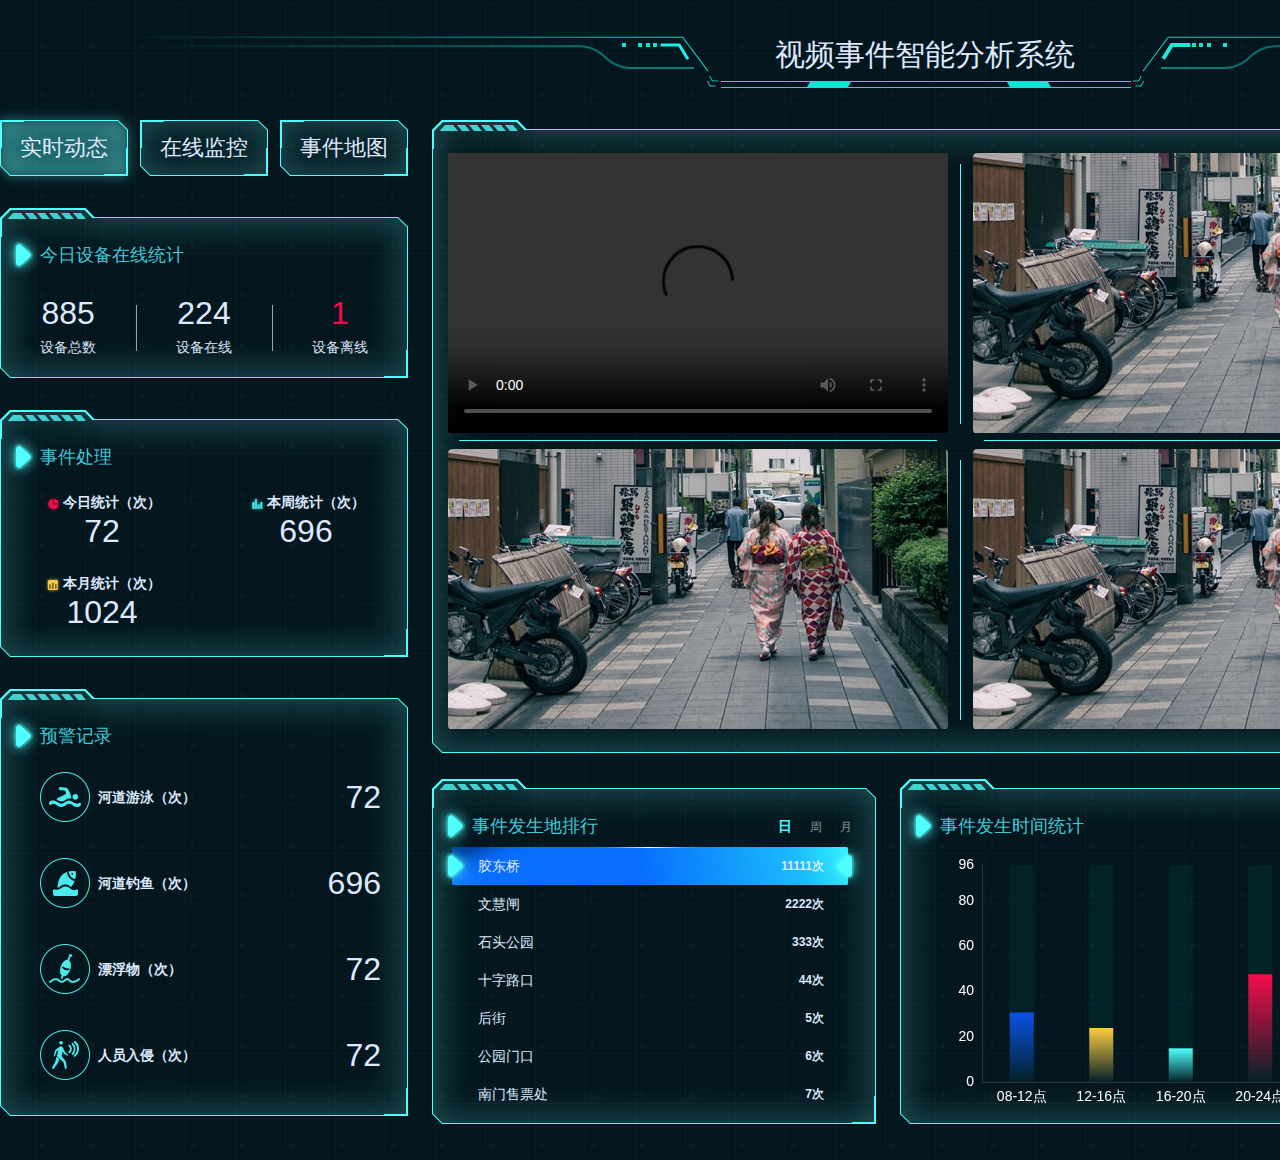
<file: index.html>
<!doctype html>
<html>
<head>
<meta http-equiv="X-UA-Compatible" content="IE=edge,chrome=1">
<meta http-equiv="content-type" content="text/html;charset=utf-8">
<meta content="always" name="referrer">
<title>视频事件智能分析系统</title>
<link rel="stylesheet" type="text/css" href="css/reset.css" />
<link rel="stylesheet" type="text/css" href="css/index.css" />
</head>

<body>
<!-- head -->
<div class="box headBox">
	<span>视频事件智能分析系统</span>
	<div class="timeBox">
    	<span>11:41:50</span><span>2020.10.30</span>
    </div>
</div>
<!-- head end -->


<div class="box clearfix">
	<!-- left -->
	<div class="leftBox">
    	<div class="navBox">
            <a class="li on" href="javascript:;"><span>实时动态</span></a>
            <a class="li" href="on_line.html"><span>在线监控</span></a>
            <a class="li" href="videomap1.html"><span>事件地图</span></a>
        </div>
        <div class="nrBox">
            <div class="head"></div>
            <dl class="room indexBox1">
            	<dt class="titleBox">今日设备在线统计</dt>
                <dd><span>885</span><span>设备总数</span></dd>
                <dd><span>224</span><span>设备在线</span></dd>
                <dd><span class="cRed">1</span><span>设备离线</span></dd>
            </dl>
            <div class="foot"></div>
        </div>
        <div class="nrBox">
            <div class="head"></div>
            <dl class="room indexBox2">
            	<dt class="titleBox">事件处理</dt>
                <dd>
                	<div><i class="ico ico1"></i><b>今日统计（次）</b></div>
                	<span>72</span>
                </dd>
                <dd>
                	<div><i class="ico ico2"></i><b>本周统计（次）</b></div>
                	<span>696</span>
                </dd>
                <dd>
                	<div><i class="ico ico3"></i><b>本月统计（次）</b></div>
                	<span>1024</span>
                </dd>
            </dl>
            <div class="foot"></div>
        </div>
        <div class="nrBox">
            <div class="head"></div>
            <dl class="room indexBox3">
            	<dt class="titleBox">预警记录</dt>
                <dd>
                	<div><i class="ico ico1"></i><b>河道游泳（次）</b></div>
                	<span>72</span>
                </dd>
                <dd>
                	<div><i class="ico ico2"></i><b>河道钓鱼（次）</b></div>
                	<span>696</span>
                </dd>
                <dd>
                	<div><i class="ico ico3"></i><b>漂浮物（次）</b></div>
                	<span>72</span>
                </dd>
                <dd>
                	<div><i class="ico ico4"></i><b>人员入侵（次）</b></div>
                	<span>72</span>
                </dd>
            </dl>
            <div class="foot"></div>
        </div>
    </div>
	<!-- center -->
	<div class="centerBox">
        <div class="nrBox">
            <div class="head"></div>
            <dl class="room indexBox4 clearfix">
                <dd>
                	<div>
                		<div><video controls>
  <source src=https://www.runoob.com/try/demo_source/movie.mp4" type="video/mp4">
  <source src=https://www.runoob.com/try/demo_source/movie.ogg" type="video/ogg">
  您的浏览器不支持 HTML5 video 标签。
</video></div>
                	</div>
                </dd>
                <dd>
                	<div>
                		<div><img src="images/yangtu11111111111.png" alt=""></div>
                	</div>
                </dd>
                <dd>
                	<div>
                		<div><img src="images/yangtu11111111111.png" alt=""></div>
                	</div>
                </dd>
                <dd>
                	<div>
                		<div><img src="images/yangtu11111111111.png" alt=""></div>
                	</div>
                </dd>
            </dl>
            <div class="foot"></div>
        </div>
        <div class="nrBox">
            <div class="head"></div>
            <dl class="room indexBox5 tabBox">
            	<dt class="titleBox">
                	<span>事件发生地排行</span>
                    <div class="tabs">
                    	<b class="cur">日</b>
                    	<b>周</b>
                    	<b>月</b>
                    </div>
                </dt>
                <dd class="tabList">
                	<!--日-->
                	<ul class="cur">
                		<li class="hover"><span>胶东桥</span><b>11111次</b></li>
                		<li><span>文慧闸</span><b>2222次</b></li>
                		<li><span>石头公园</span><b>333次</b></li>
                		<li><span>十字路口</span><b>44次</b></li>
                		<li><span>后街</span><b>5次</b></li>
                		<li><span>公园门口</span><b>6次</b></li>
                		<li><span>南门售票处</span><b>7次</b></li>
                	</ul>
                    <!--周-->
                	<ul>
                		<li class="hover"><span>胶东桥</span><b>777次</b></li>
                		<li><span>文慧闸</span><b>66次</b></li>
                		<li><span>石头公园</span><b>55次</b></li>
                		<li><span>十字路口</span><b>4次</b></li>
                		<li><span>后街</span><b>3次</b></li>
                		<li><span>公园门口</span><b>2次</b></li>
                		<li><span>南门售票处</span><b>1次</b></li>
                	</ul>
                    <!--月-->
                	<ul>
                		<li class="hover"><span>胶东桥</span><b>9999次</b></li>
                		<li><span>文慧闸</span><b>6666次</b></li>
                		<li><span>石头公园</span><b>3333次</b></li>
                		<li><span>十字路口</span><b>1111次</b></li>
                		<li><span>后街</span><b>222次</b></li>
                		<li><span>公园门口</span><b>444次</b></li>
                		<li><span>南门售票处</span><b>555次</b></li>
                	</ul>
                </dd>
            </dl>
            <div class="foot"></div>
        </div>
        <div class="nrBox">
            <div class="head"></div>
            <dl class="room indexBox6 tabBox">
            	<dt class="titleBox">
                	<span>事件发生时间统计</span>
                    <div class="tabs">
                    	<b class="cur">日</b>
                    	<b>周</b>
                    	<b>月</b>
                    </div>
                </dt>
                <dd id="eventTime"></dd>
            </dl>
            <div class="foot"></div>
        </div>
    </div>
	<!-- right -->
	<div class="rightBox">
    	<div class="nrBox">
            <div class="head"></div>
            <dl class="room indexBox7">
            	<dt class="titleBox">设备列表</dt>
                <dd class="list">
                	<dl>
                		<dt>凉水河管理处</dt>
                		<dd class="on">
                        	<span>胶东桥</span>
                            <div><b></b><i></i></div>
                        </dd>
                		<dd class="on open">
                        	<span>文慧闸</span>
                            <div><b></b><i></i></div>
                        </dd>
                		<dd>
                        	<span>石头公园</span>
                            <div><b></b><i></i></div>
                        </dd>
                	</dl>
                	<dl>
                		<dt>路北公路段</dt>
                		<dd class="on">
                        	<span>十字路口</span>
                            <div><b></b><i></i></div>
                        </dd>
                		<dd class="on">
                        	<span>后街</span>
                            <div><b></b><i></i></div>
                        </dd>
                		<dd class="on">
                        	<span>丁字路</span>
                            <div><b></b><i></i></div>
                        </dd>
                	</dl>
                	<dl>
                		<dt>人民公园</dt>
                		<dd>
                        	<span>公园门口</span>
                            <div><b></b><i></i></div>
                        </dd>
                		<dd>
                        	<span>中心广场</span>
                            <div><b></b><i></i></div>
                        </dd>
                		<dd class="on">
                        	<span>南门售票处</span>
                            <div><b></b><i></i></div>
                        </dd>
                	</dl>
                </dd>
            </dl>
            <div class="foot"></div>
        </div>
        <div class="nrBox">
            <div class="head"></div>
            <dl class="room indexBox8 tabBox">
            	<dt class="titleBox">
                	<span>事件类型占比</span>
                    <div class="tabs">
                    	<b class="cur">日</b>
                    	<b>周</b>
                    	<b>月</b>
                    </div>
                </dt>
                <dd id="eventType"></dd>
            </dl>
            <div class="foot"></div>
        </div>
    </div>
</div>
<script type="text/javascript" src="js/jquery.min.js"></script>
<script type="text/javascript" src="js/echarts.min.js"></script>
<script type="text/javascript" src="js/m.js"></script>
<script type="text/javascript">
$(document).ready(function(){
  $(".tabBox .tabs>*").click(function(){
	  if($(this).hasClass('cur')){ return false;}
	  var i=$(this).index();
	  $(this).addClass('cur').siblings().removeClass('cur');
	  $('.tabList>*:eq('+ i +')',$(this).closest('.tabBox')).addClass('cur').siblings().removeClass('cur');
  });
  $('.indexBox5 li').mouseenter(function(){
	  $(this).addClass('hover').siblings().removeClass('hover');
  })
  $('.indexBox5 ul').mouseout(function(){ $('.indexBox5 li:eq(0)').addClass('hover').siblings().removeClass('hover'); });
  
  //事件发生时间统计
var timeOption = {
	grid: {
		x: 82,
		y: 26,
		x2: 30,
		y2: 23
	},
    xAxis: {
        type: 'category',
        data: ['08-12点', '12-16点', '16-20点', '20-24点', '24-04点', '04-08点'],
        nameTextStyle:{color:'#fff'},
		splitLine:{show: false},
        axisLabel:{
            fontSize: 14 ,
            color:'#fff'
        },
		axisTick:{show:false}
    },
    yAxis: {
        type: 'value',
        max: function (value) {
            return Math.round(value.max/0.8);
        },
		splitLine:{show: false},
        axisLabel:{
            fontSize: 14 ,
            color:'#fff'
        },
		axisTick:{show:false}
    },
    series: [{
        data: [
			{value:120,itemStyle:{color:setColor('10,82,230')}},
			{value:213,itemStyle:{color:setColor('254,204,67')}},
			{value:150,itemStyle:{color:setColor('79, 255, 253')}},
			{value:80,itemStyle:{color:setColor('244, 12, 74')}},
			{value:70,itemStyle:{color:setColor('10, 82, 230')}},
			{value:110,itemStyle:{color:setColor('254, 204, 67')}}
		],
        type: 'bar',
		top:25,
		bottom:0,
		height:260,
        barWidth:24,
        showBackground: true,
        backgroundStyle: {
            color: 'rgba(0, 255, 227, 0.05)'
        }
    }]
};
  function setColor(c){
	return new echarts.graphic.LinearGradient(
		0, 0, 0, 1,
		[
			{offset: 0, color: 'rgba('+c+', 1)'},
			{offset: 1, color: 'rgba('+c+', 0)'}
		]
	)
  }
  function pushTimeData(index,ajaxData){
	  //index 0:天 1：周  2：月 ajaxData:数据
	  var data= ajaxData ? ajaxData : (function(){
		 console.log('没有收到数据，当前为假数据')
		 return index==0?[31,24,15,48,77,33]:index==1?[45,78,45,3,12,99]:[111,22,33,44,99,55];
	  })();
	  for(var i=0;i<data.length;i++){
		  timeOption.series[0].data[i].value=data[i];
	  }
	  var timeChart = echarts.init(document.getElementById('eventTime'));
	  timeChart.setOption(timeOption);
  }
  $('.centerBox .indexBox6 .tabs b').click(function(){
	  var index=$(this).index()
	  pushTimeData(index);//回调此函数 传两个参数 第一个类值（0：天，1：周，2：月），第二个为数组类型数据（['08-12点数值', '12-16点数值', '16-20点数值', '20-24点数值', '24-04点数值', '04-08点数值']）
  }).eq(0).click();
  
  
  //事件类型统计
var typeOption = {
	color:['#4FFFFD','#F40C4A','#0A52E6','#FECC43'],
    tooltip: {trigger: 'item',formatter: '{b}:{d}%'},
    legend: {orient:"horizontal",data:["游泳","人员入侵","钓鱼","漂浮物"],bottom:0,left:"center",itemWidth:16,itemHeight:16,selectedMode:false,icon:"circle",itemGap:24,textStyle:{color:"#fff",fontSize:16}},
    series: [{name:"事件类型占比",type:"pie",radius:["60%","70%"],avoidLabelOverlap:false,bottom:70,label:{show:false,position:"center"},emphasis:{label:{show:true,fontSize:"30",fontWeight:"bold"}},labelLine:{show:false},data:[{value:310,name:"游泳"},{value:234,name:"人员入侵"},{value:135,name:"钓鱼"},{value:1548,name:"漂浮物"}]}]
};
  function pushTypeData(index,ajaxData){
	  //index 0:天 1：周  2：月 ajaxData:数据
	  var data= ajaxData ? ajaxData : (function(){
		 console.log('没有收到数据，当前为假数据')
		 return index==0?[310,234,135,1548]:index==1?[45,78,454,773]:[4755,7577,1452,757];
	  })();
	  for(var i=0;i<data.length;i++){
		  typeOption.series[0].data[i].value=data[i];
	  }
	  var typeChart = echarts.init(document.getElementById('eventType'));
	  typeChart.setOption(typeOption);
  }
  $('.rightBox .tabs b').click(function(){
	  var index=$(this).index()
	  pushTypeData(index);//回调此函数 传两个参数 第一个类值（0：天，1：周，2：月），第二个为数组类型数据（[游泳数值,人员入侵数值,钓鱼数值,漂浮物数值]）
  }).eq(0).click();
});
</script>
</body>
</html>
</file>
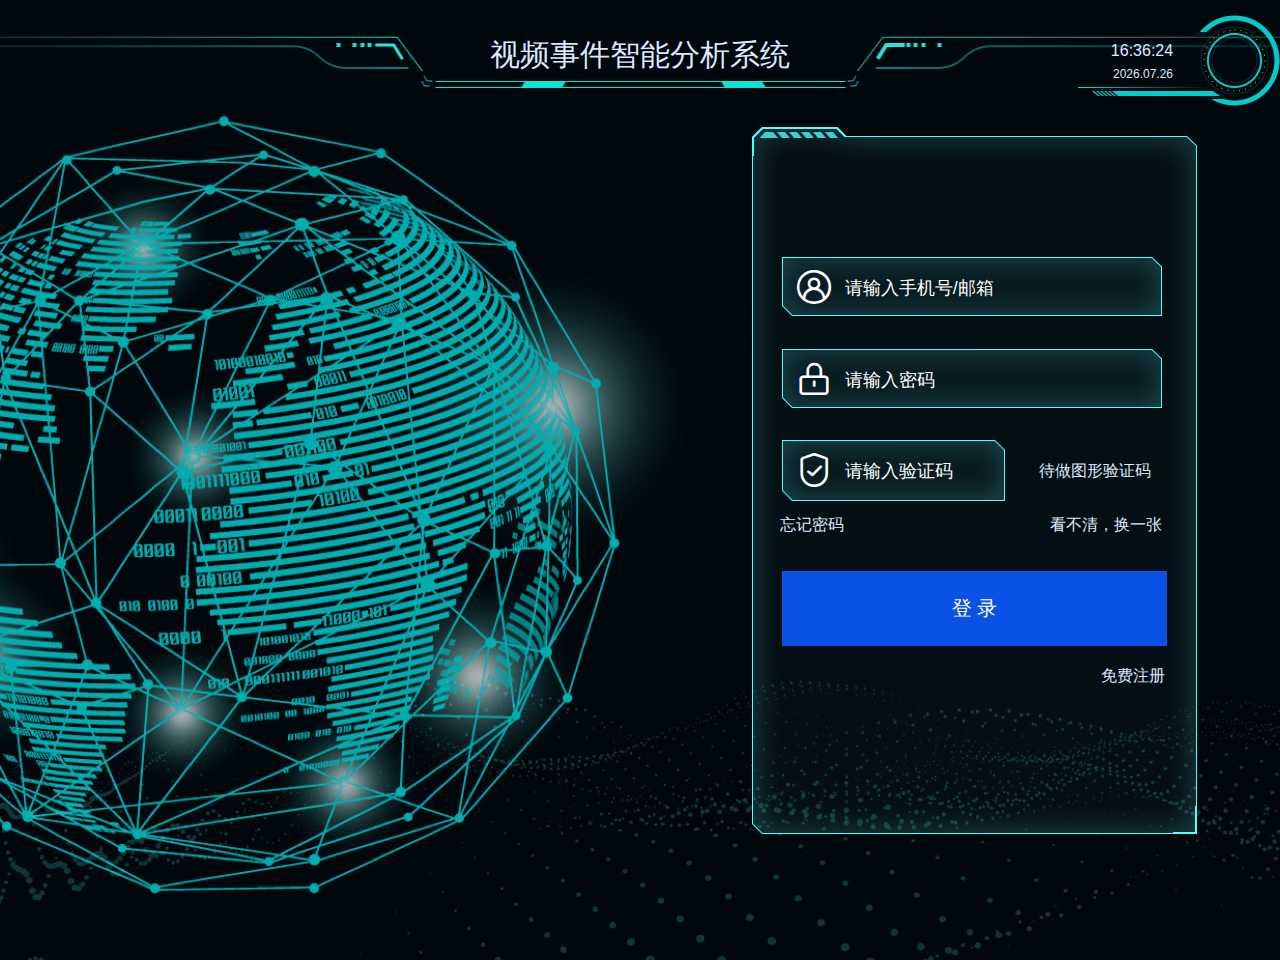
<file: login.html>
<!DOCTYPE html>
<html lang="en" style="height: 100%">
<head>
<meta charset="UTF-8">
<title>登录</title>
<link rel="stylesheet"  href="css/reset.css">
<link rel="stylesheet"  href="font/iconfont.css">
<style>
html,body{height: 100%;}
.bgimg{position:relative;width:100%;height:100%;min-width:1000px;min-height:960px;background:url("images/login_bg.jpg") no-repeat center center;}
.loginframe{position:absolute;top:50%;right:6.5%;width:445px;height:707px;margin:-353px 0 0 0;background:url("images/login_kuang.png");background-size:cover}
.loginframe li input{background:url("images/inputimg.png") no-repeat;width:383px;height:61px;border:0;padding-left:58px;color:white;font-size:20px;}
.loginframe .usernamebox{position:relative;width:353px;height:61px;top:130px;left:30px}
.loginframe .leftimg{width:57px;height:61px;position:absolute;z-index:5;font-size:40px;line-height:61px;padding-left:8px;left: 0;color:white}
.loginframe .passwordbox{position:relative;width:353px;height:61px;top:161px;left:30px}
.loginframe .verifybox{position:relative;width:224px;height:61px;top:191px;left:30px;}
.loginframe .verifybox input{background:url("images/inputimg_yzm.png") no-repeat;}
.loginframe .verifybox .verifycode{position:relative;width:120px;height:61px;top:-60px;left:253px;line-height: 60px;}
.loginframe .forgetpwd{position:relative;top:205px;left:-106px}
.loginframe .changecode{position:relative;top:205px;left:100px}
.loginframe .loginbtn{position:relative;top:240px;left:0;width:385px;height:75px;background:#0a52e6;color:white;font-size:20px;border:none;}
input::placeholder {font-size:18px;color:#fff;}
input.focus::placeholder{ color:#346A71;}
</style>
<script>
window.onload=function(){
	var inputs=document.querySelectorAll('input');
	for(var i=0;i<inputs.length;i++){
		inputs.item(i).onfocus=function(){ this.className='focus'; }
		inputs.item(i).onblur=function(){ this.className=''; }
	}
}
</script>
</head>
<body>
<div class="bgimg">
    <div class="box headBox">
        <span>视频事件智能分析系统</span>
        <div class="timeBox">
            <span>11:41:50</span><span>2020.10.30</span>
        </div>
    </div>
    <div class="loginframe">
        <ul>
            <li>
                <div class="usernamebox">
                    <i class="iconfont leftimg">&#xe682;</i>
                    <input value="" placeholder=" 请输入手机号/邮箱" class="username" >
                </div>
            </li>
            <li>
                <div class="passwordbox">
                    <i class="iconfont leftimg">&#xe676;</i>
                    <input value="" placeholder=" 请输入密码" class="username" >
                </div>
            </li>
            <li>
                <div class="verifybox" style="width: 224px;">
                    <i class="iconfont leftimg">&#xe67d;</i>
                    <input value="" placeholder=" 请输入验证码" style="width: 224px; background-size: 100% 100%" class="verifyinput" >
                    <div class="verifycode"><a href="图形验证码待做">待做图形验证码</a></div>
                </div>
            </li>
            <li><a href="#" class="forgetpwd">忘记密码</a><a href="#" class="changecode">看不清，换一张</a></li>
            <li><button class="loginbtn" type="button" value="登录">登&nbsp;录</button></li>
            <li><a href="#" style="position: relative; top: 260px; left: 159px;">免费注册</a></li>
        </ul>
    </div>
</div>
<script type="text/javascript" src="js/jquery.min.js"></script>
<script type="text/javascript" src="js/m.js"></script>
</body>
</html>
</file>
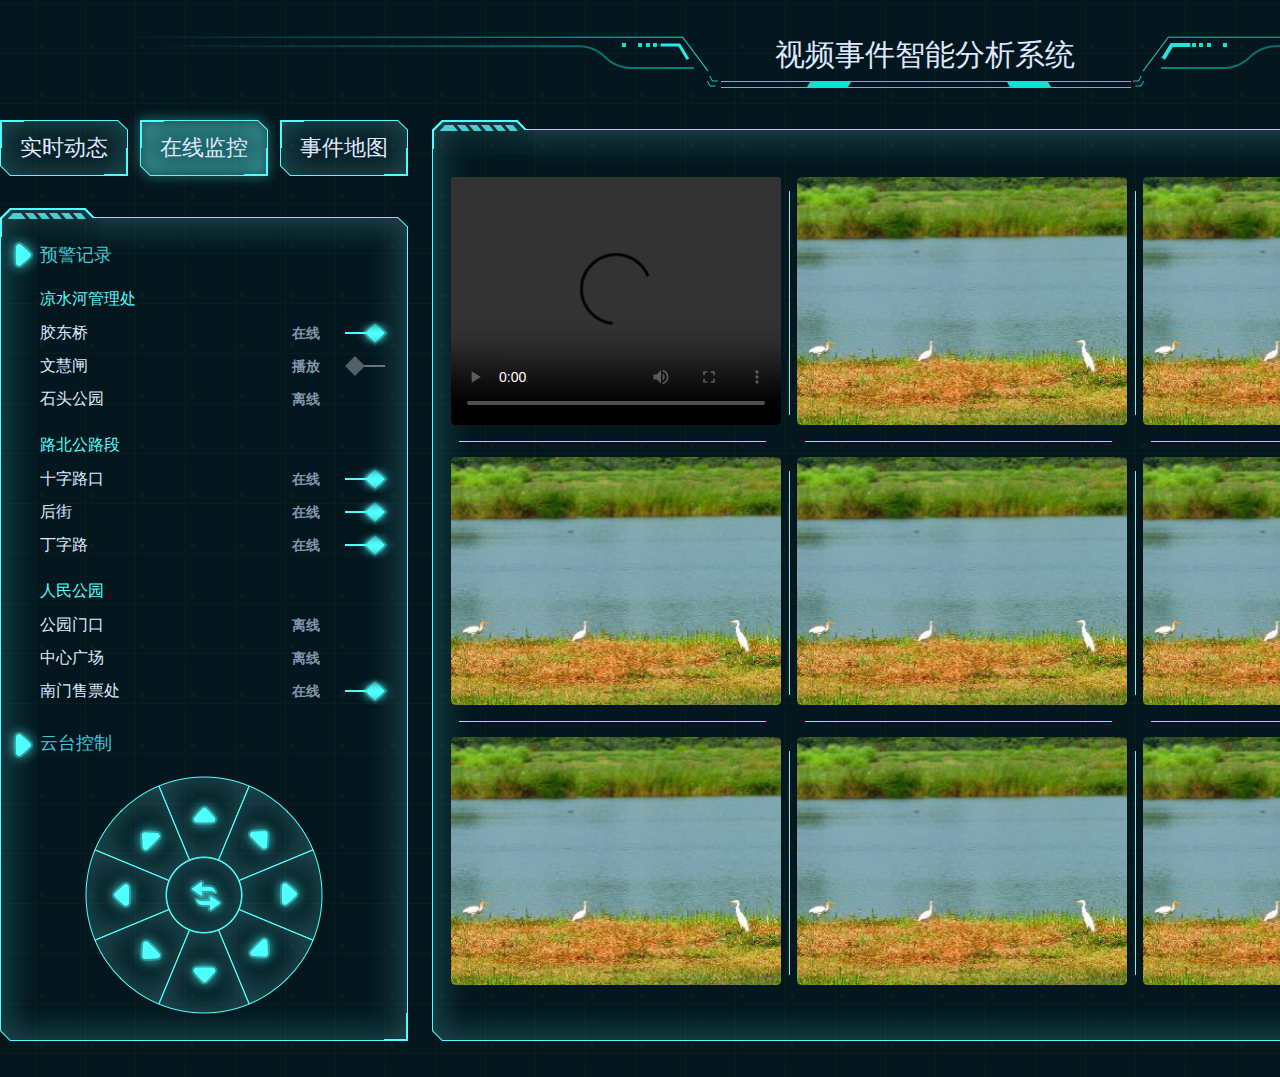
<file: on_line.html>
<!doctype html>
<html>
<head>
<meta http-equiv="X-UA-Compatible" content="IE=edge,chrome=1">
<meta http-equiv="content-type" content="text/html;charset=utf-8">
<meta content="always" name="referrer">
<title>视频事件智能分析系统</title>
<link rel="stylesheet" type="text/css" href="css/reset.css" />
<link rel="stylesheet" type="text/css" href="css/index.css" />
</head>

<body>
<!-- head -->
<div class="box headBox">
	<span>视频事件智能分析系统</span>
	<div class="timeBox">
    	<span>11:41:50</span><span>2020.10.30</span>
    </div>
</div>
<!-- head end -->


<div class="box clearfix onLine">
	<!-- left -->
	<div class="leftBox">
    	<div class="navBox">
            <a class="li" href="index.html"><span>实时动态</span></a>
            <a class="li on" href="javascript:;"><span>在线监控</span></a>
            <a class="li" href="videomap1.html"><span>事件地图</span></a>
        </div>
        <div class="nrBox">
            <div class="head"></div>
            <dl class="room indexBox7">
            	<dt class="titleBox">预警记录</dt>
                <dd class="list">
                	<dl>
                		<dt>凉水河管理处</dt>
                		<dd class="on">
                        	<span>胶东桥</span>
                            <div><b></b><i></i></div>
                        </dd>
                		<dd class="on open">
                        	<span>文慧闸</span>
                            <div><b></b><i></i></div>
                        </dd>
                		<dd>
                        	<span>石头公园</span>
                            <div><b></b><i></i></div>
                        </dd>
                	</dl>
                	<dl>
                		<dt>路北公路段</dt>
                		<dd class="on">
                        	<span>十字路口</span>
                            <div><b></b><i></i></div>
                        </dd>
                		<dd class="on">
                        	<span>后街</span>
                            <div><b></b><i></i></div>
                        </dd>
                		<dd class="on">
                        	<span>丁字路</span>
                            <div><b></b><i></i></div>
                        </dd>
                	</dl>
                	<dl>
                		<dt>人民公园</dt>
                		<dd>
                        	<span>公园门口</span>
                            <div><b></b><i></i></div>
                        </dd>
                		<dd>
                        	<span>中心广场</span>
                            <div><b></b><i></i></div>
                        </dd>
                		<dd class="on">
                        	<span>南门售票处</span>
                            <div><b></b><i></i></div>
                        </dd>
                	</dl>
                </dd>
            	<dt class="titleBox ytkzTitle">云台控制</dt>
                <dd class="ytkzBox">
                	<div>
                    	<a href="javascript:;" class="change"></a>
                    	<a href="javascript:;" class="toL"></a>
                    	<a href="javascript:;" class="toLT"></a>
                    	<a href="javascript:;" class="toT"></a>
                    	<a href="javascript:;" class="toRT"></a>
                    	<a href="javascript:;" class="toR"></a>
                    	<a href="javascript:;" class="toRB"></a>
                    	<a href="javascript:;" class="toB"></a>
                    	<a href="javascript:;" class="toLB"></a>
                    </div>
                </dd>
            </dl>
            <div class="foot"></div>
        </div>
    </div>
	<!-- center -->
	<div class="centerBox">
        <div class="nrBox">
            <div class="head"></div>
            <dl class="room indexBox4 clearfix">
                <dd>
                	<div>
                		<div><video controls>
  <source src=https://www.runoob.com/try/demo_source/movie.mp4" type="video/mp4">
  <source src=https://www.runoob.com/try/demo_source/movie.ogg" type="video/ogg">
  您的浏览器不支持 HTML5 video 标签。
</video></div>
                	</div>
                </dd>
                <dd>
                	<div>
                		<div><img src="images/yangtu44444.png" alt=""></div>
                	</div>
                </dd>
                <dd>
                	<div>
                		<div><img src="images/yangtu44444.png" alt=""></div>
                	</div>
                </dd>
                <dd>
                	<div>
                		<div><img src="images/yangtu44444.png" alt=""></div>
                	</div>
                </dd>
                <dd>
                	<div>
                		<div><img src="images/yangtu44444.png" alt=""></div>
                	</div>
                </dd>
                <dd>
                	<div>
                		<div><img src="images/yangtu44444.png" alt=""></div>
                	</div>
                </dd>
                <dd>
                	<div>
                		<div><img src="images/yangtu44444.png" alt=""></div>
                	</div>
                </dd>
                <dd>
                	<div>
                		<div><img src="images/yangtu44444.png" alt=""></div>
                	</div>
                </dd>
                <dd>
                	<div>
                		<div><img src="images/yangtu44444.png" alt=""></div>
                	</div>
                </dd>
            </dl>
            <div class="foot"></div>
        </div>
    </div>
	<!-- right -->
	<div class="rightBox">
    	<div class="nrBox">
            <div class="head"></div>
            <dl class="room indexBox7">
            	<dt class="titleBox">设备信息</dt>
                <dd>
                	<p>
                    	设备名称：摄像头<br>
                        联系人：桂兴<br>
						电话：010-95588<br>
						<span class="c4FFFFD">地图位置</span><br>
					</p>
                    <div class="map">
               	    <img src="images/on_line_map.jpg"  alt=""/>
                    </div>
            	</dd>
            	<dt class="titleBox yj">预警记录</dt>
                <dd>
                	<ul>
                		<li><span>河道漂浮物</span><b>2020-10-12 19:30:59</b></li>
                		<li><span>河道漂浮物</span><b>2020-10-12 19:30:59</b></li>
                		<li><span>河道漂浮物</span><b>2020-10-12 19:30:59</b></li>
                		<li><span>河道漂浮物</span><b>2020-10-12 19:30:59</b></li>
                		<li><span>河道漂浮物</span><b>2020-10-12 19:30:59</b></li>
                		<li><span>河道漂浮物</span><b>2020-10-12 19:30:59</b></li>
                		<li><span>河道漂浮物</span><b>2020-10-12 19:30:59</b></li>
                		<li><span>河道漂浮物</span><b>2020-10-12 19:30:59</b></li>
                		<li><span>河道漂浮物</span><b>2020-10-12 19:30:59</b></li>
                		<li><span>河道漂浮物</span><b>2020-10-12 19:30:59</b></li>
                		<li><span>河道漂浮物</span><b>2020-10-12 19:30:59</b></li>
                		<li><span>河道漂浮物</span><b>2020-10-12 19:30:59</b></li>
                		<li><span>河道漂浮物</span><b>2020-10-12 19:30:59</b></li>
                		<li><span>河道漂浮物</span><b>2020-10-12 19:30:59</b></li>
                	</ul>
               	</dd>
            </dl>
            <div class="foot"></div>
        </div>
    </div>
</div>
<script type="text/javascript" src="js/jquery.min.js"></script>
<script type="text/javascript" src="js/m.js"></script>
<script type="text/javascript">
$(document).ready(function(){
  $(".tabBox .tabs>*").click(function(){
	  if($(this).hasClass('cur')){ return false;}
	  var i=$(this).index();
	  $(this).addClass('cur').siblings().removeClass('cur');
	  $('.tabList>*:eq('+ i +')',$(this).closest('.tabBox')).addClass('cur').siblings().removeClass('cur');
  });
  $('.indexBox5 li').mouseenter(function(){
	  $(this).addClass('hover').siblings().removeClass('hover');
  })
  $('.indexBox5 ul').mouseout(function(){ $('.indexBox5 li:eq(0)').addClass('hover').siblings().removeClass('hover'); });
});
</script>
</body>
</html>
</file>
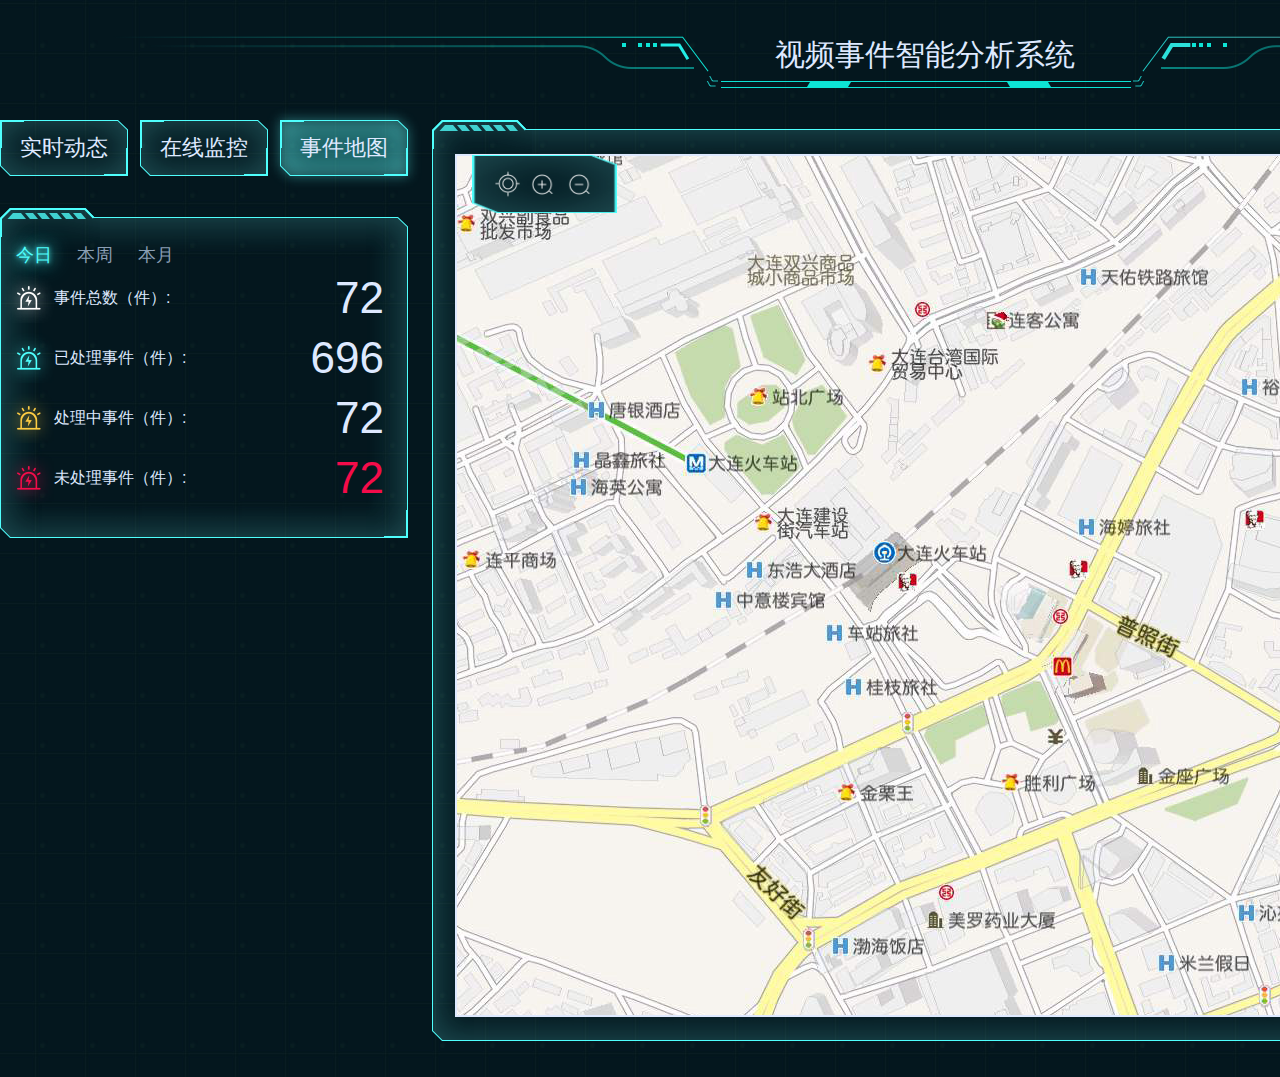
<file: videomap1.html>
<!doctype html>
<html>
<head>
    <meta http-equiv="X-UA-Compatible" content="IE=edge,chrome=1">
    <meta http-equiv="content-type" content="text/html;charset=utf-8">
    <meta content="always" name="referrer">
    <title>视频事件智能分析系统</title>
    <link rel="stylesheet" type="text/css" href="css/reset.css" />
    <link rel="stylesheet" type="text/css" href="css/index.css" />
    <script type="text/javascript" src="http://api.map.baidu.com/api?v=3.0&ak=77Lbo0zEDX5vPuy0ijnFBELqthQPPBSh"></script>
</head>

<body>
<!-- head -->
<div class="box headBox">
    <span>视频事件智能分析系统</span>
    <div class="timeBox">
        <span>11:41:50</span><span>2020.10.30</span>
    </div>
</div>
<!-- head end -->
<div class="box clearfix eventMap">
    <!-- left -->
    <div class="leftBox">
        <div class="navBox" >
            <a class="li" href="index.html"><span>实时动态</span></a>
            <a class="li" href="on_line.html"><span>在线监控</span></a>
            <a class="li on" href="javascript:;"><span>事件地图</span></a>
        </div>

        <div class="nrBox">
            <div class="head"></div>
            <dl class="room indexBox10">
                <dt class="titleBox">
                    <a href="javascript:;" class="on">今日</a>
                    <a href="javascript:;">本周</a>
                    <a href="javascript:;">本月</a>
                </dt>
                <dd>
                    <div><div class="eventicon icontotal"></div><b>事件总数（件）:</b></div>
                    <span>72</span>
                </dd>
                <dd>
                    <div><div class="eventicon iconprocessed"></div><b>已处理事件（件）:</b></div>
                    <span>696</span>
                </dd>
                <dd>
                    <div><div class="eventicon iconprocessing"></div><b>处理中事件（件）:</b></div>
                    <span>72</span>
                </dd>
                <dd>
                    <div><div class="eventicon iconnotprocess"></div><b>未处理事件（件）:</b></div>
                    <span class="red">72</span>
                </dd>
            </dl>
            <div class="foot"></div>
        </div>



    </div>
    <div class="nrBox mapbigbox" >
        <div class="head"></div>
        <div class="room">
            <div class="maptool">
                <a class="location"></a>
                <a class="enlarge"></a>
                <a class="minify"></a>
            </div>
            <div class="mapsmallbox" id="mapsmallbox"></div>
            <div id="monitorequipment" class="monitorequipment" style="display: none"><span>监控设备</span><span>18600074541</span></div>
        </div>
        <div class="foot"></div>
    </div>
    <!-- center -->
    <div class="center"></div>
    <!-- right -->
    <div class="right"></div>
</div>
<div id="eventdetail" style="display: none" class="nrBox eventbigdetail" >
    <div class="head"></div>
    <img src="images/guanbi.png" class="closeBtn" onclick="closeEventDetail()" >
    <div class="eventdetail">
        <div class="eventicon"></div>
        <span class="eventdetailtitle">事件详情</span>
        <div class="eventdetailperson">
            <img src="images/person.jpg" class="headICO">
            <div class="eventdetailpersoninfo">
                <span class="tel">18600074541</span>
                <div class="ob">
                    <a href="javascript:;">市民</a>
                    <img src="images/shipin.png" class="toV">
                    <img src="images/yuyin.png" class="toT">
                </div>
                <span class="time">2018-11-12 13:55:01</span>
            </div>
        </div>
        <div class="eventdetailinfo">
            <dl>
                <dd>事件编号</dd>
                <dd>事件类型</dd>
                <dd>事件等级</dd>
                <dd>事件状态</dd>
            </dl>
            <dl>
                <dd>XPZ189656110</dd>
                <dd>火灾</dd>
                <dd>Ⅰ级别（特大）</dd>
                <dd style="color: #a48c38">处理中</dd>
            </dl>
        </div>
        <img src="images/test.jpg" class="newsImg">
    </div>

    <div class="eventprocesspercent">
        <div class="eventicon"></div>
        <span class="eventprocesspercenttitle">处理进度</span>
        <div class="eventprocesspercentbody">
            <dl>
                <dd>
                    <div class="box1">
                        <span>10.21</span>
                        <span>11:12:23</span>
                    </div>
                    <div class="box2">
                        <h3>事件类型</h3>
                        <h3>受理中</h3>
                        <div class="shouliImgList">
                            <div><img src="images/tu111.jpg"><span></span></div>
                            <div><img src="images/tu111.jpg" alt=""><span></span></div>
                            <div class="addNum"><img src="images/tu111.jpg" alt=""><span>+2</span></div>
                        </div>
                    </div>
                </dd>
                <dd>
                    <div class="box1">
                        <h3>10.21</h3>
                        <h3>11:12:23</h3>
                    </div>

                    <div class="box2">
                        <h3>进度项4</h3>
                        <h3>已处理 处理说明：被说明人均为直接人勿需签字，间接人员需签字确认</h3>
                    </div>
                </dd>
                <dd>
                    <div class="box1">
                        <h3>10.21</h3>
                        <h3>11:12:23</h3>
                    </div>

                    <div class="box2">
                        <h3>进度项4</h3>
                        <h3>已处理</h3>
                    </div>
                </dd>
                <dd>
                    <div class="box1">
                        <h3>10.21</h3>
                        <h3>11:12:23</h3>
                    </div>

                    <div class="box2">
                        <h3>进度项2</h3>
                        <h3>已处理 处理说明：事业很不稳定又要把大量的时间和精力放到工作上</h3>
                    </div>
                </dd>

            </dl>
        </div>
    </div>

    <div class="foot"></div>
</div>
<div id="unprocessed" style="display: none"  class="nrBox unprocessed">
    <div class="head"></div>
    <img src="images/guanbi.png" style="z-index: 7" class="closeBtn" onclick="closeUnprocessed()" >
    <dl class="room">
        <dt class="titleBox">
            <span>未处理</span>
        </dt>
        <dd><span>事件编号</span><span style="">XPZ189656110</span></dd>
        <dd><span>事件类型</span><span>火灾</span></dd>
        <dd><span>事件等级</span><span>I级别（特大）</span></dd>
        <dd><span>事件地点</span><span>长沙市创谷广告产业园</span></dd>
        <dd class="box"><a href="javascript:;" onclick="closeUnprocessed()" >事件地点</a></dd>
    </dl>
    <div class="foot"></div>
</div>

<script type="text/javascript" src="js/jquery.min.js"></script>
<script type="text/javascript" src="js/m.js"></script>
<script type="text/javascript" src="js/divmove.js"></script>
</body>
<script type="text/javascript">
var map = new BMap.Map("mapsmallbox"); // 创建地图实例
var point = new BMap.Point(116.404, 39.915); // 创建中心点坐标
map.centerAndZoom(point, 15);
map.enableScrollWheelZoom(true);     //开启鼠标滚轮缩放

var weichuli = new BMap.Icon("./images/weichuli_shi.png", new BMap.Size(48, 48), {
  imageOffset: new BMap.Size(0, 0)   // 设置图片偏移
});

// 创建标注对象并添加到地图
var weichulimarker = new BMap.Marker(point, {icon: weichuli});
map.addOverlay(weichulimarker);

weichulimarker.enableDragging();
weichulimarker.addEventListener("click", function(){
  document.getElementById('unprocessed').style.display="block";
  document.getElementById('eventdetail').style.display="none";
  document.getElementById('monitorequipment').style.display="block";
})

var yichuli = new BMap.Icon("./images/yichuli_shi.png", new BMap.Size(48, 48), {
  imageOffset: new BMap.Size(0, 0)   // 设置图片偏移
});
// 创建标注对象并添加到地图
var yichulimarker = new BMap.Marker(new BMap.Point(116.386878,39.913496), {icon: yichuli});
// 创建标注对象并添加到地图
map.addOverlay(yichulimarker);

yichulimarker.enableDragging();
yichulimarker.addEventListener("click", function(){
  document.getElementById('eventdetail').style.display="block";
  document.getElementById('monitorequipment').style.display="block";
  document.getElementById('unprocessed').style.display="none";
})

function closeEventDetail() {
  document.getElementById('eventdetail').style.display="none";
  document.getElementById('monitorequipment').style.display="none";
}
function closeUnprocessed(){
  document.getElementById('unprocessed').style.display="none";
  document.getElementById('monitorequipment').style.display="none";
}
function infoboxclose() {
  document.getElementById('unprocessed').style.display="none";
  document.getElementById('monitorequipment').style.display="none";
}
</script>
</html>
</file>
<file: css/index.css>
@charset "utf-8";
.leftBox,.centerBox,.rightBox{float:left;width:408px;margin-left:0;}
.centerBox{width:1057px;margin-left:24px;}
.rightBox{width:335px;margin-left: 24px;}
.leftBox>div+div,.rightBox>div+div{margin-top: 32px;}
.leftBox .titleBox,.centerBox .titleBox,.rightBox .titleBox{padding-top: 34px;}
.leftBox .titleBox:after,.centerBox .titleBox:after,.rightBox .titleBox:after{top:16px;}
.centerBox .nrBox{float: left;}
.centerBox .nrBox+.nrBox{margin-top: 26px;width:444px;}
.centerBox .nrBox+.nrBox+.nrBox{width:589px;margin-left:24px;}

.indexBox1{padding-bottom: 19px;}
.indexBox1 .titleBox,.indexBox2 .titleBox,.indexBox3 .titleBox{padding-bottom:23px;}
.indexBox1 dd{position: relative;display: inline-block;width:33.3%;}
.indexBox1 dd span{display: block;font-size:32px;line-height: 44px;}
.indexBox1 dd span+span{font-size:14px;line-height:24px;color: #d7e2f7;}
.indexBox1 dd+dd:after{content:'';position: absolute;left:0;top: 14px;width:1px;height:46px;background-color: #9ba5a7;}
.indexBox2{ text-align:left;padding-bottom: 2px;}
.indexBox2 dd{position: relative;display: inline-block;width:50%;text-align: center;padding-bottom: 24px;}
.indexBox2 b{display: inline-block;vertical-align: middle;font-size: 14px;}
.indexBox2 span{font-size: 32px;}
.indexBox2 .ico{display: inline-block;vertical-align: middle;width:20px;height:20px;background:url(../images/ico_data.png) no-repeat -66px 1px; background-size:333px;}
.indexBox2 .ico2{background-position: -43px 1px;}
.indexBox2 .ico3{background-position: -90px 1px;}

.indexBox3{ text-align:left;padding-bottom:36px;}
.indexBox3 dd{padding-left: 40px;line-height: 50px; overflow: hidden;}
.indexBox3 dd+dd{padding-top: 36px;}
.indexBox3 div{float: left;}
.indexBox3 div>i{display: inline-block;width: 50px;height: 50px;vertical-align: middle;background:url(../images/ico_data.png) no-repeat 0 -65px;}
.indexBox3 div>b{display: inline-block;vertical-align: middle;margin-left: 8px;font-size:14px;}
.indexBox3 span{float: right;margin-right: 27px;font-size:32px;}
.indexBox3 .ico1{background-position: 0 -65px;}
.indexBox3 .ico2{background-position: 0 -175px;}
.indexBox3 .ico3{background-position: 0 -230px;}
.indexBox3 .ico4{background-position: 0 -120px;}

.indexBox4{padding:17px 0 24px 3px;}
.indexBox4 dd{float: left;padding:16px 12px 0 13px;position: relative;}
.indexBox4 dd+dd:after{content:'';width:1px;height:260px;background-color:#4FFFFD;position: absolute;left: 0;top: 27px;}
.indexBox4 dd+dd+dd:after,.indexBox4 dd+dd+dd+dd:before{content:'';width:478px;height:1px;background-color:#4FFFFD;position: absolute;left:24px;top:7px;}
.indexBox4 dd+dd+dd+dd:after{content:'';width:1px;height:260px;background-color:#4FFFFD;position: absolute;left: 0;top: 27px;}
.indexBox4 dd>div{width:500px;height:280px;overflow: hidden;border-radius: 2px;}
.indexBox4 dd>div img,.indexBox4 dd>div video{width:500px;height:280px;background:rgba(255,255,255,0.2);}/*视频样式待补*/

.indexBox5 dd{padding-bottom: 11px;}
.indexBox5 .titleBox{padding-bottom: 8px;}
.indexBox5 ul{padding-left:21px;display: none;}
.indexBox5 ul.cur{display: block;}
.indexBox5 li{position: relative;width:396px;line-height: 38px;height: 38px;}
.indexBox5 li>span{float: left;padding-left: 25px;font-size: 14px;position: relative;z-index: 1;}
.indexBox5 li>b{float: right;padding-right: 25px;font-size: 12px;position: relative;z-index: 1;}
.indexBox5 li.hover:after{content:'';position: absolute;left:-21px;top:-6px;width:436px;height:50px;background:url(../images/list_hover.png) no-repeat 0 0;}

.indexBox6{height:345px;}
.indexBox6>dd{width: 589px;height: 266px;}

.indexBox7{padding-bottom: 19px;}
.indexBox7 .titleBox{padding-bottom:18px;}
.indexBox7 .list{padding-left: 40px;}
.indexBox7 .list dl+dl{margin-top: 16px;}
.indexBox7 .list dt{font-size:16px;line-height:26px;color:#4FFFFD;text-align:left;margin-bottom: 5px;}
.indexBox7 .list dd{height:33px;}
.indexBox7 .list dd span{display: inline;float: left;font-size:16px;line-height: 32px;color:#DEE9FF;}
.indexBox7 .list dd div{position: relative;display:inline;float: right;width: 116px;text-align:left;}
.indexBox7 .list b{display: inline-block;color:#8196AC;font-size:14px;line-height: 32px;vertical-align: middle;}
.indexBox7 .list b:after{content:'离线';}
.indexBox7 .list i{display:none;}
.indexBox7 .on b:after{content:'在线';}
.indexBox7 .on i{position: relative;display: inline-block;width:50px;height:30px;overflow: hidden;vertical-align: middle;margin-left: 25px;}
.indexBox7 .on i:after{content:'';position: absolute;left:0;top:-7px;width: 52px;height: 44px;background:url(../images/ico_data.png) no-repeat -170px 0; cursor: pointer;}
.indexBox7 .on.open b:after{content:'播放';}
.indexBox7 .on.open i:after{background-position: -227px 0;}

.indexBox8{height:453px;}
.indexBox8>dd{width:335px;height: 375px;}


/*----online---*/
.onLine .indexBox7 {padding-bottom:27px;}
.onLine .ytkzTitle{padding-top: 22px;padding-bottom: 20px;}
.onLine .ytkzTitle:after{top:6px;}
.onLine .ytkzBox{text-align: center;}
.onLine .ytkzBox div{position: relative;margin:0 auto;width: 238px;height: 238px;background:url(../images/ytkz_bg.png) no-repeat 0 0;}
.ytkzBox a{position: absolute;display:inline-block;background:url(../images/ico_data.png) no-repeat;width:50px;height:50px; border-radius: 20px;}
.ytkzBox .change{top:38.5%;left: 38.5%; width: 58px;height: 56px;background-position:-65px -35px;}
.ytkzBox .toL{top:39%;left:5%; background-position:-55px -205px;}
.ytkzBox .toLT{top:16%;left:17%; background-position:-55px -260px;}
.ytkzBox .toT{top:6.5%;left:40%; background-position:0 -285px;}
.ytkzBox .toRT{top:16%;left:62.5%; background-position:0 -340px;}
.ytkzBox .toR{top:39%;left:75%; background-position:0 -395px;}
.ytkzBox .toRB{top:62%;left:62.5%; background-position:0 -450px;}
.ytkzBox .toB{top:72.2%;left:40%; background-position:-55px -95px;}
.ytkzBox .toLB{top:62%;left:17%; background-position:-55px -150px;}
.onLine .indexBox4{padding-top: 25px;padding-bottom: 56px;}
.onLine .indexBox4 dd {padding:32px 0px 0 16px;}
.onLine .indexBox4 dd>div{position: relative;width:330px;height: 248px;border-radius: 4px;}
.onLine .indexBox4 dd>div:hover{box-shadow:0px 0px 10px 5px rgba(79, 255, 253, 0.4);}
.onLine .indexBox4 dd>div img,.onLine .indexBox4 dd>div video{width:330px;height: 248px;background:rgba(255,255,255,0.2);}
.onLine .indexBox4 dd:after{content:'';width:1px;height:224px;background-color:#4FFFFD;position: absolute;left:8px;top:46px;}
.onLine .indexBox4 dd:before{width: 307px;top:16px;}
.onLine .indexBox4 dd:nth-child(3n+1):after{visibility: hidden;}
.onLine .rightBox .indexBox7 p{font-size:16px;line-height:34px;text-align: left; padding-left: 40px;}
.onLine .rightBox .indexBox7 .map{margin-left: 40px;width: 272px;height: 153px;}
.onLine .rightBox .indexBox7 .map img{width: 272px;height: 153px;}
.onLine .rightBox .indexBox7 li{height: 34px;line-height: 34px;padding-left: 40px;}
.onLine .rightBox .indexBox7 span{float: left;font-size:16px;}
.onLine .rightBox .indexBox7 b{float: right;color: #fff;opacity: 60%;font-size: 14px;font-weight: normal;margin-right: 23px;}
.onLine .rightBox .indexBox7{padding-bottom:10px;}
.onLine .rightBox .titleBox.yj{padding-top: 28px;padding-bottom: 14px;}
.onLine .rightBox .titleBox.yj:after {top: 10px;}

/*videomap*/
.indexBox10 {padding-bottom: 30px;}
.indexBox10 .titleBox{padding-left: 16px;}
.indexBox10 .titleBox:after{content:normal;}
.indexBox10 .titleBox a{color:#8A9EB4;cursor: pointer;}
.indexBox10 .titleBox a+a{margin-left: 20px;}
.indexBox10 .titleBox a:hover,.indexBox10 .titleBox a.on{color:#4FFFFD;font-weight: 300;text-shadow:0 0 5px rgba(79, 255, 253,1),0 0 15px rgba(79, 255, 253,1),0 0 25px rgba(79, 255, 253,1);}
.indexBox10 .titleBox a.on{cursor: default;}
.indexBox10 dd{padding-left: 4px;height: 60px;line-height: 60px;}
.indexBox10 dd>div{float: left;}
.indexBox10 .eventicon{display:inline-block;width:50px;height:50px;vertical-align: middle;}
.indexBox10 dd>div b{font-size: 16px;color:#DEE9FF;font-weight: normal;vertical-align: middle;}
.indexBox10 dd>span{float: right;font-size:44px;padding-right: 24px;}
.indexBox10 dd>span.red{color: #F40C4A;}
.icontotal{background:url(../images/zongshu.png) center}
.iconprocessed{background:url(../images/yichuli.png) center}
.iconprocessing{background:url(../images/chulizhong.png) center}
.iconnotprocess{background:url(../images/weichuli.png) center}
.indexBox11{width: 880px;}



/*videomap1*/
.monitorequipment{width:163px;height:75px;background:url(../images/dwgnbj.png) no-repeat;position:absolute;bottom:49px;left:40px;background-size:100% 100%;text-align:left;line-height: 24px;}
.monitorequipment span{font-size: 16px;color:#4FFFFD;display: inline-block;padding:11px 0 0 16px;}
.monitorequipment span+span{font-size:20px;color: #fff;padding:0 0 0 16px;}
.mapsmallbox{width: 1365px;height: 863px;border: 2px solid;background: url('../images/map.jpg');}
.mapbigbox{position:relative;float:left;margin-left:24px;background-size:50%}
.mapbigbox .room{padding:34px 24px 24px 23px ;}
.eventbigdetail{position: absolute;top:313px;left:736px;height:548px;width:880px;z-index:5;background:#04161e;border-radius: 17px 31px 0px 17px;}
.maptool{width:145px;height:58px;background:url(../images/dwgnbj.png) no-repeat;position:absolute;top:35px;left:40px;background-size:100% 100%;z-index:5}
.maptool .location{background:url(../images/dingwei.png) no-repeat;position:absolute;top:50%;left:50%;width:25px;height:25px;background-size:cover;transform:translate(-50px,-50%);cursor:pointer}
.maptool .enlarge{background:url(../images/fangda.png) no-repeat;position:absolute;top:50%;left:50%;width:25px;height:25px;background-size:cover;transform:translate(-15px,-50%);cursor:pointer}
.maptool .minify{background:url(../images/suoxiao.png) no-repeat;position:absolute;top:50%;left:50%;width:25px;height:25px;background-size:cover;transform:translate(22px,-50%);cursor:pointer}
.eventdetail{width:410px;height:450px;position:absolute;top:30px;left:10px}
.eventprocesspercent{width:396px;height:450px;position:absolute;top:30px;left:450px}
.eventprocesspercenttitle{float:left;display:inline-block;width:100px;height:20px;font-size:20px;color:#4ffffd;padding-left:20px;padding-top:5px}
.eventprocesspercent .eventicon{background:url(../images/jiantouyou.png) 0 0 no-repeat;position:absolute;left:-23px;width:63px;height:62px;top:-14px}
.eventdetail .eventicon{background:url(../images/jiantouyou.png) 0 0 no-repeat;position:absolute;left:-23px;width:63px;height:62px;top:-14px}
.eventdetailtitle{float:left;display:inline-block;width:100px;height:20px;font-size:20px;color:#4ffffd;padding-left:20px;padding-top:5px}
.eventdetailperson{position:absolute;top:40px;left:20px;width:390px;height:60px}
.eventdetailperson .headICO{width: 50px;height: 50px;border-radius: 50%; float:left;overflow: hidden;}
.eventdetailperson .eventdetailpersoninfo{float:left;top:30px;left:50px;height:60px;width:300px;}
.eventdetailperson .tel{position: absolute;left: 47px;padding-left: 10px;color: #d0dcf0;font-size:20px;}
.eventdetailperson .time{position: absolute;top: 29px;left:60px;display: inline-block;font-size: 12px;color: #d0dcf0;}
.eventdetailperson .ob{position: absolute;top: 1px;left:200px;width: 62px;height: 25px;padding-left: 0px;border-radius: 40px;background: #0a52e6;font-size:14px;text-align: center;}
.eventdetailperson .toV{width:48px;height:33px;position: absolute;left: 85px;top: 3px;}
.eventdetailperson .toT{width:48px;height:33px;float:left;position: absolute;left: 151px;top: 3px;}
.eventdetail .newsImg{width: 392px;height: 170px;float: left;position: absolute;left: 20px;bottom: 0px;}
.eventdetailinfo{position:absolute;top:109px;left:20px;width:390px;height:340px;text-align:left}
.eventdetailinfo dl{float: left;font-size:16px;color:#d9e4f9;text-align:left;line-height:38px;}
.eventdetailinfo dl+dl{float: left;margin-left:20px;font-size: 14px;opacity: 0.8;}
.shouliImgList{overflow: hidden;}
.shouliImgList div{float: left;position: relative;width: 88px;height: 66px;display: inline;line-height: 66px;}
.shouliImgList div+div{margin-left:4px;}
.shouliImgList img{position: relative;width: 100%;height: 100%;z-index: 0;}
.shouliImgList span{display: none;position:absolute;left: 0;top: 0;width: 100%;height: 100%;z-index:1;background-color:rgba(0,0,0,0.5);text-align: center;font-size: 24px;}
.shouliImgList .addNum span{display: block;}

.eventprocesspercentbody{width:100%;height:418px;position:absolute;top:40px}
.eventprocesspercentbody dl{position:relative;left:20px;overflow: hidden;}
.eventprocesspercentbody dd{position: relative;padding-left: 86px;font-size:18px;color:#d9e4f9;text-align:left;min-height: 50px;padding-bottom:24px;}
.eventprocesspercentbody dd:before{content:'';position: absolute;top: 0;width: 1px;height:100%; background: #2c4046;}
.eventprocesspercentbody dd:after{content:'';position:absolute;top: 11px;display: inline-block;margin-left: -9px;width: 20px;height: 20px;border-radius: 50% 50%; background: #4ffffd;}
.eventprocesspercentbody dd+dd:after{width:10px;height:10px;margin-left: -4px;top: 21px;}
.eventprocesspercentbody .box1{position: absolute;left: 0;width: 66px;text-align: right;}
.eventprocesspercentbody .box1 span{font-size: 18px;}
.eventprocesspercentbody .box1 span+span{font-size: 14px;}
.eventprocesspercentbody .box2{padding-left: 24px;}
.eventprocesspercentbody .box2 h3{line-height:18px;font-size:16px;}
.eventprocesspercentbody .box2 h3+h3{font-size:14px;line-height: 30px;opacity: 0.8;}
.eventbigdetail .closeBtn{width: 44px;height: 44px;position: absolute;right: -1px;top: 6px;cursor: pointer;}
.unprocessed{position: absolute;top:687px;left:690px;height:321px;width:283px;z-index:5;background:#04161e;border-radius: 17px 31px 0px 17px;}
.unprocessed .closeBtn{width: 44px;height: 44px;position: absolute;right: -1px;top: 6px;cursor: pointer;}
.unprocessed .titleBox{padding-top:30px;padding-bottom:20px;}
.unprocessed .titleBox:after{top: 13px;}
.unprocessed dd{line-height: 36px;text-align:left;padding-left: 40px;}
.unprocessed dd span{font-size:16px;}
.unprocessed dd span+span{font-size: 14px;opacity: 0.8;}
.unprocessed .box{text-align: center;padding-left:0;line-height: 30px;padding-top:12px;}
.unprocessed .box a{display: inline-block;width: 96px;height: 32px;background-color:rgba(127, 255, 254, 0.2);border:solid 1px #40CDDC;font-size: 16px;color: #40CDDC; border-radius:16px;}
.unprocessed .box a:hover{border-color:#fff;color:#fff;}
</file>
<file: font/iconfont.css>
@font-face {font-family: "iconfont";
  src: url('iconfont.eot?t=1603351565373'); /* IE9 */
  src: url('iconfont.eot?t=1603351565373#iefix') format('embedded-opentype'), /* IE6-IE8 */
  url('[data-uri]') format('woff2'),
  url('iconfont.woff?t=1603351565373') format('woff'),
  url('iconfont.ttf?t=1603351565373') format('truetype'), /* chrome, firefox, opera, Safari, Android, iOS 4.2+ */
  url('iconfont.svg?t=1603351565373#iconfont') format('svg'); /* iOS 4.1- */
}

.iconfont {
  font-family: "iconfont" !important;
  font-size: 20px;
  font-style: normal;
  -webkit-font-smoothing: antialiased;
  -moz-osx-font-smoothing: grayscale;
}

.icon-lock:before {
  content: "\e676";
}

.icon-security:before {
  content: "\e67d";
}

.icon-user:before {
  content: "\e682";
}
</file>
